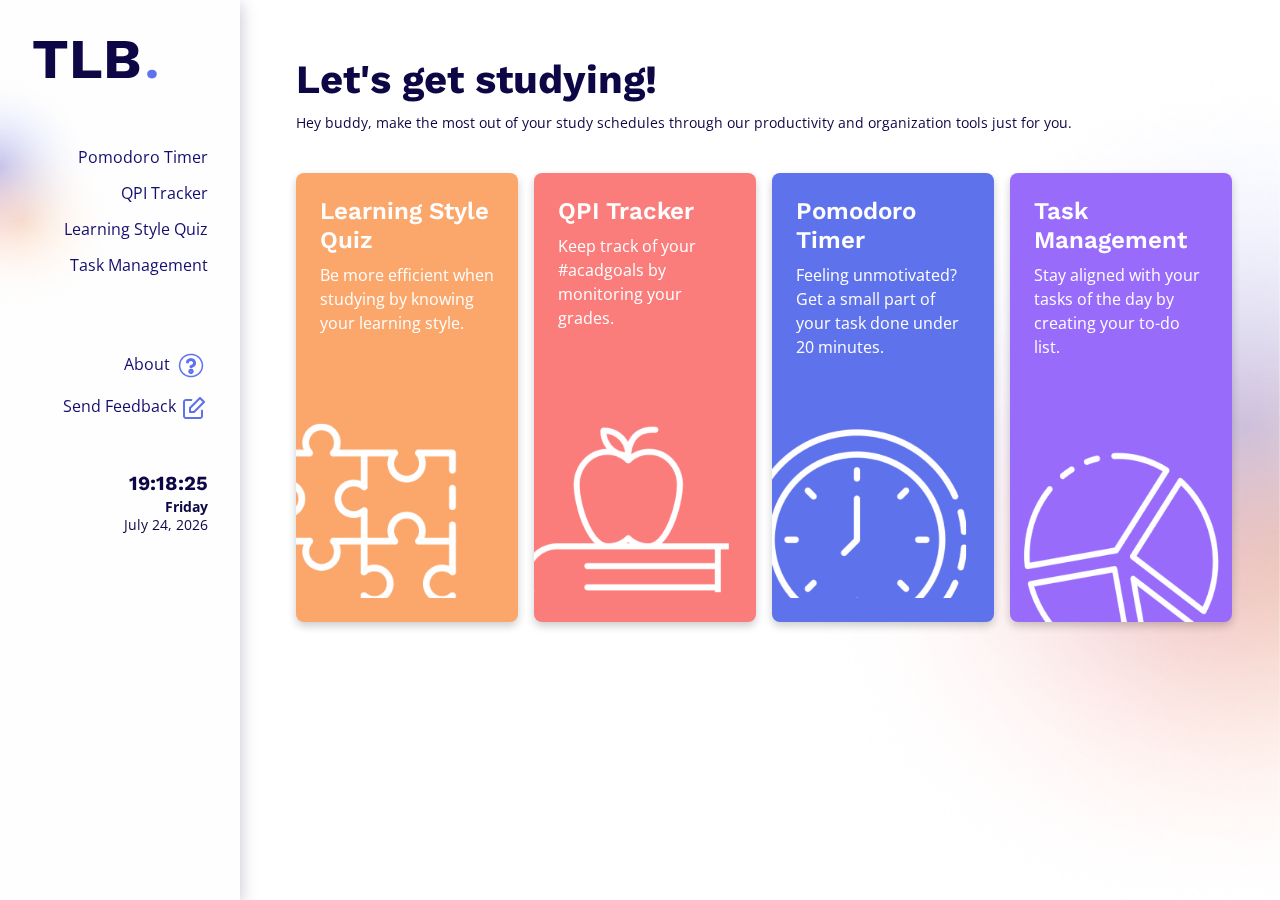
<file: index.html>
<!DOCTYPE html>
<html style='overflow-y: hidden !important;'>

<head>
    <!-- This code group references to the favicon and Google fonts used. -->
    <meta charset="utf-8">
    <meta name="viewport" content="width=device-width, initial-scale=1, shrink-to-fit=no">
    <link rel="stylesheet" href="https://maxcdn.bootstrapcdn.com/bootstrap/4.0.0/css/bootstrap.min.css"
        integrity="sha384-Gn5384xqQ1aoWXA+058RXPxPg6fy4IWvTNh0E263XmFcJlSAwiGgFAW/dAiS6JXm" crossorigin="anonymous">

    <!-- This group references to the favicons to be used when TLB is used on different devices. -->
    <link rel='apple-touch-icon' sizes='57x57' href='/favicon/apple-icon-57x57.png'>
    <link rel='apple-touch-icon' sizes='60x60' href='/favicon/apple-icon-60x60.png'>
    <link rel='apple-touch-icon' sizes='72x72' href='/favicon/apple-icon-72x72.png'>
    <link rel='apple-touch-icon' sizes='76x76' href='/favicon/apple-icon-76x76.png'>
    <link rel='apple-touch-icon' sizes='114x114' href='/favicon/apple-icon-114x114.png'>
    <link rel='apple-touch-icon' sizes='120x120' href='/favicon/apple-icon-120x120.png'>
    <link rel='apple-touch-icon' sizes='144x144' href='/favicon/apple-icon-144x144.png'>
    <link rel='apple-touch-icon' sizes='152x152' href='/favicon/apple-icon-152x152.png'>
    <link rel='apple-touch-icon' sizes='180x180' href='/favicon/apple-icon-180x180.png'>
    <link rel='icon' type='image/png' sizes='192x192' href='/favicon/android-icon-192x192.png'>
    <link rel='icon' type='image/png' sizes='32x32' href='/favicon/favicon-32x32.png'>
    <link rel='icon' type='image/png' sizes='96x96' href='/favicon/favicon-96x96.png'>
    <link rel='icon' type='image/png' sizes='16x16' href='/favicon/favicon-16x16.png'>
    <link rel='manifest' href='/favicon/manifest.json'>
    <meta name='msapplication-TileColor' content='#ffffff'>
    <meta name='msapplication-TileImage' content='/favicon/ms-icon-144x144.png'>
    <meta name='theme-color' content='#ffffff'>

    <!-- The following lines reference to the used Google fonts. -->
    <link rel="preconnect" href="https://fonts.gstatic.com">
    <link
        href="https://fonts.googleapis.com/css2?family=Alfa+Slab+One&family=Open+Sans:wght@400;700&family=Work+Sans:wght@300;600;700&display=swap"
        rel="stylesheet">

    <!-- This references style.css as the stylesheet to be used for this page. -->
    <link href="style.css" rel="stylesheet">

    <!-- This code is based from a w3schools.com tutorial and has been modified to meet the required content for TLB -->
    <script>
        function startTime() {
            const month = ["January", "February", "March", "April", "May", "June", "July", "August", "September", "October", "November", "December"];
            const weekday = ["Sunday", "Monday", "Tuesday", "Wednesday", "Thursday", "Friday", "Saturday"];
            var today = new Date();
            var d = today.getDate();
            var y = today.getFullYear();
            var h = today.getHours();
            var m = today.getMinutes();
            var s = today.getSeconds();
            m = checkTime(m);
            s = checkTime(s);
            document.getElementById('time').innerHTML =
                h + ":" + m + ":" + s;
            document.getElementById('day').innerHTML = weekday[today.getDay()];
            document.getElementById('date').innerHTML = month[today.getMonth()] + " " + d + ", " + y;
            var t = setTimeout(startTime, 500);
        }

        function checkTime(i) {
            if (i < 10) { i = "0" + i };  // add zero in front of numbers < 10
            return i;
        }
    </script>

    <title>Home— The Learning Buddy</title>
</head>

<body onload='startTime()'>

    <!-- This code group contains the side navigation options. -->
    <div id='side-nav'>
        <div id='logo-full'>
            <a href='index.html' style='padding-left: 0;'>
                <h2 id='logo'>TLB</h2>
                <h2 id='logo-dot'>.</h2>
            </a>
        </div>
        <img src='resources/nav-radial.png' id='nav-accent' style='z-index: -999;'>

        <div id='upper-side-nav'>
            <div id='side-nav-option'>
                <a href='pomodorotimer.html'>Pomodoro Timer</a>
            </div>
            <div id='side-nav-option'>
                <a href='qpitracker.html'>QPI Tracker</a>
            </div>
            <div id='side-nav-option'>
                <a href='learningstylequiz.html'>Learning Style Quiz</a>
            </div>
            <div id='side-nav-option'>
                <a href='taskmanagement.html'>Task Management</a>
            </div>
        </div>
        <div id='lower-side-nav'>
            <div id='side-nav-option'>
                <a href='about.html'>About <img src='resources/help-circle.png'></a>
            </div>
            <div id='side-nav-option'>
                <a href='feedback.html'>Send Feedback <img src='resources/edit.png'></a>
            </div>
            <!-- <div id='side-nav-option'>
                <a href='#'>Settings <img src='resources/settings.png'></a>
            </div> -->
            <!-- <div id='side-nav-option'>
                <a href='#'>Sign Out <img src='resources/log-out.png'></a>
            </div> -->
            <div id='date-time'>
                <div id='time'>time</div>
                <p id='day' style='font-weight: bold;'>day</p>
                <p id='date'></p>
            </div>
        </div>
    </div>

    <!-- This code group contains the main content of the homepage. -->
    <div id='main'>
        <h1 id='banner-home'>Let's get studying!</h1>
        <p>Hey buddy, make the most out of your study schedules through our productivity and organization tools just for
            you. </p>
            <br>
        <div id='tools'>

            <!-- This is the card for the learning style quiz. -->
            <div id='tool-card' style='background-color: #FBA76B;'>
                <a href='learningstylequiz.html'>
                    <div id='card-content'>
                        <h4>Learning Style Quiz</h4>
                        <p id='card-detail'>Be more efficient when studying by knowing your learning style. </p>
                            <br><br><br>
                        <img src='/resources/lsq-card.png' style='width: 100%;'>
                    </div>
                </a>
            </div>

            <!-- This is the card for the QPI tracker. -->

            <div id='tool-card' style='background-color: #FA7D7C;'>
                <a href='qpitracker.html'>
                <div id='card-content'>
                    <h4>QPI Tracker</h4>
                    <p id='card-detail'>Keep track of your #acadgoals by monitoring your grades.</p>
                    <br><br><br>
                    <img src='/resources/qpi-card.png' style='width: 100%;'>
                </div>
                </a>
            </div>

            <!-- </div> -->

            <!-- This is the card for the pomodoro timer. -->

            <div id='tool-card' style='background-color: #5E72EB;'>
                <a href='pomodorotimer.html'>
                <div id='card-content'>
                    <h4>Pomodoro Timer</h4>
                    <p id='card-detail'>Feeling unmotivated? Get a small part of your task done under 20 minutes.</p>
                    <br><br>
                    <img src='/resources/clock-card.png' style='width: 100%;'>
                </div>
                </a>
            </div>


            <!-- This is the card for the pomodoro timer. -->

            <div id='tool-card' style='background-color: #996BFB;'>
                <a href='taskmanagement.html'>
                <div id='card-content'>
                    <h4>Task Management</h4>
                    <p id='card-detail'>Stay aligned with your tasks of the day by creating your to-do list.</p>
                    <br><br><br>
                    <img src='/resources/task-card.png' style='width: 100%; bottom: 0 !important;'>
                </div>
                </a>
            </div>


            <!-- <a href='taskmanagement.html'>
            <div id='taskman-card' style='background-color: #996BFB;'>
                <div id='card-content' class='row' style='padding-top: 0;'>
                    <div class='col' style='padding-top: 24px;'>
                    <h4>Task Management</h4>
                    <p id='card-detail'>Stay aligned with your tasks of the day by creating a to-do list.</p>
                </div>
                <div class='col'>
                    <img src='/resources/task-card.png' style='width: 50%;'>
                </div>
                </div>
            </div>
        </a> -->


        </div>
    </div>
    <!-- <div id="bottom-card" style='margin-right: 360px !important'>
        <a href='taskmanagement.html'>
            <div id='taskman-card' style='background-color: #996BFB;'>
                <div id='card-content' class='row' style='padding-top: 0;'>
                    <div class='col' style='padding-top: 24px;'>
                    <h4>Task Management</h4>
                    <p id='card-detail'>Stay aligned with your tasks of the day by creating a to-do list.</p>
                </div>
                <div class='col'>
                    <img src='/resources/task-card.png' style='width: 50%;'>
                </div>
                </div>
            </div>
        </a>
    </div> -->



    <!-- This code group contains the account, time, and to-do list divs for the right panel. -->
    <!-- <div id='right-side-panel'>
        <div id='account-name'>
            <p id='account-name'></p>
            <p id='account-email'></p>
        </div>
        <br><br>
        <div id='date-time'>
            <div id='time'>time</div>
            <p id='day' style='font-weight: bold;'>day</p>
            <p id='date'></p>
        </div>
    </div> -->

    <!-- The following lines are used in the Bootstrap implementation. -->
    <script src="https://code.jquery.com/jquery-3.2.1.slim.min.js"
        integrity="sha384-KJ3o2DKtIkvYIK3UENzmM7KCkRr/rE9/Qpg6aAZGJwFDMVNA/GpGFF93hXpG5KkN"
        crossorigin="anonymous"></script>
    <script src="https://cdnjs.cloudflare.com/ajax/libs/popper.js/1.12.9/umd/popper.min.js"
        integrity="sha384-ApNbgh9B+Y1QKtv3Rn7W3mgPxhU9K/ScQsAP7hUibX39j7fakFPskvXusvfa0b4Q"
        crossorigin="anonymous"></script>
    <script src="https://maxcdn.bootstrapcdn.com/bootstrap/4.0.0/js/bootstrap.min.js"
        integrity="sha384-JZR6Spejh4U02d8jOt6vLEHfe/JQGiRRSQQxSfFWpi1MquVdAyjUar5+76PVCmYl"
        crossorigin="anonymous"></script>

    <img src='resources/main-radial.png' id='main-radial'>
</body>

</html>
</file>
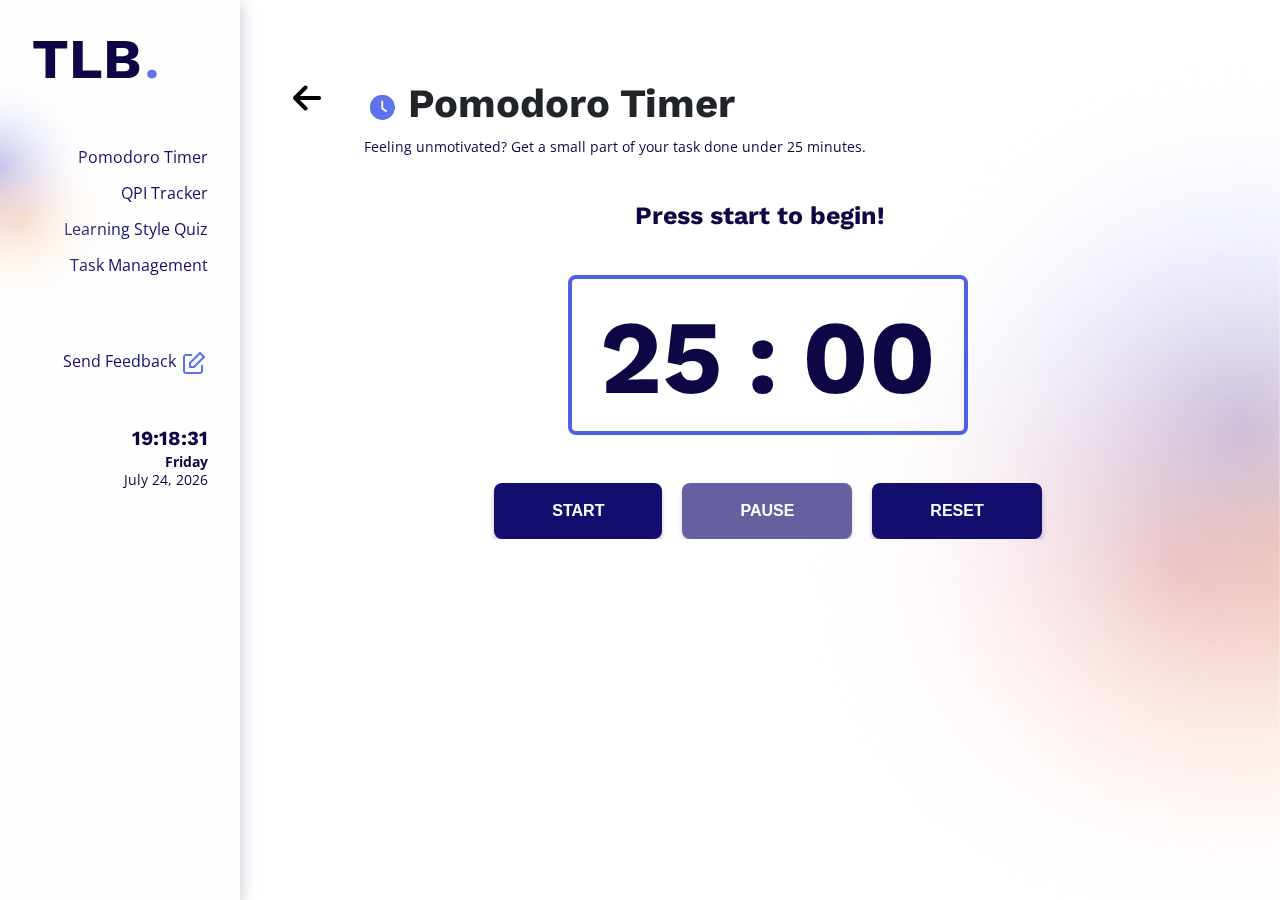
<file: pomodorotimer.html>
<!DOCTYPE html>
<html>

<head>
    <!-- This references to style.css as this html page's stylesheet. -->
    <link href="style.css" rel="stylesheet">
    <link rel="stylesheet" href="https://maxcdn.bootstrapcdn.com/bootstrap/4.0.0/css/bootstrap.min.css"
        integrity="sha384-Gn5384xqQ1aoWXA+058RXPxPg6fy4IWvTNh0E263XmFcJlSAwiGgFAW/dAiS6JXm" crossorigin="anonymous">

    <!-- This group references to the favicons to be used when TLB is used on different devices. -->
    <link rel='apple-touch-icon' sizes='57x57' href='/favicon/apple-icon-57x57.png'>
    <link rel='apple-touch-icon' sizes='60x60' href='/favicon/apple-icon-60x60.png'>
    <link rel='apple-touch-icon' sizes='72x72' href='/favicon/apple-icon-72x72.png'>
    <link rel='apple-touch-icon' sizes='76x76' href='/favicon/apple-icon-76x76.png'>
    <link rel='apple-touch-icon' sizes='114x114' href='/favicon/apple-icon-114x114.png'>
    <link rel='apple-touch-icon' sizes='120x120' href='/favicon/apple-icon-120x120.png'>
    <link rel='apple-touch-icon' sizes='144x144' href='/favicon/apple-icon-144x144.png'>
    <link rel='apple-touch-icon' sizes='152x152' href='/favicon/apple-icon-152x152.png'>
    <link rel='apple-touch-icon' sizes='180x180' href='/favicon/apple-icon-180x180.png'>
    <link rel='icon' type='image/png' sizes='192x192' href='/favicon/android-icon-192x192.png'>
    <link rel='icon' type='image/png' sizes='32x32' href='/favicon/favicon-32x32.png'>
    <link rel='icon' type='image/png' sizes='96x96' href='/favicon/favicon-96x96.png'>
    <link rel='icon' type='image/png' sizes='16x16' href='/favicon/favicon-16x16.png'>
    <link rel='manifest' href='/favicon/manifest.json'>
    <meta name='msapplication-TileColor' content='#ffffff'>
    <meta name='msapplication-TileImage' content='/favicon/ms-icon-144x144.png'>
    <meta name='theme-color' content='#ffffff'>

    <!-- The following lines reference to the used Google fonts. -->
    <link rel="preconnect" href="https://fonts.gstatic.com">
    <link
        href="https://fonts.googleapis.com/css2?family=Alfa+Slab+One&family=Open+Sans:wght@400;700&family=Work+Sans:wght@300;600;700&display=swap"
        rel="stylesheet">

    <!-- This code is based from a w3schools.com tutorial and has been modified to meet the required content for TLB -->
    <script>
        function startTime() {
            const month = ["January", "February", "March", "April", "May", "June", "July", "August", "September", "October", "November", "December"];
            const weekday = ["Sunday", "Monday", "Tuesday", "Wednesday", "Thursday", "Friday", "Saturday"];
            var today = new Date();
            var d = today.getDate();
            var y = today.getFullYear();
            var h = today.getHours();
            var m = today.getMinutes();
            var s = today.getSeconds();
            m = checkTime(m);
            s = checkTime(s);
            document.getElementById('time').innerHTML =
                h + ":" + m + ":" + s;
            document.getElementById('day').innerHTML = weekday[today.getDay()];
            document.getElementById('date').innerHTML = month[today.getMonth()] + " " + d + ", " + y;
            var t = setTimeout(startTime, 500);
        }

        function checkTime(i) {
            if (i < 10) { i = "0" + i };  // add zero in front of numbers < 10
            return i;
        }
    </script>

    <title>Pomodoro Timer– The Learning Buddy</title>
</head>

<body onload='startTime()'>

    <!-- This code group contains the side navigation options. -->
    <div id='side-nav'>
        <div id='logo-full'>
            <a href='index.html' style='padding-left: 0;'>
                <h2 id='logo'>TLB</h2>
                <h2 id='logo-dot'>.</h2>
            </a>
        </div>
        <img src='resources/nav-radial.png' id='nav-accent'>
        <div id='upper-side-nav'>
            <div id='side-nav-option'>
                <a href='pomodorotimer.html'>Pomodoro Timer</a>
            </div>
            <div id='side-nav-option'>
                <a href='qpitracker.html'>QPI Tracker</a>
            </div>
            <div id='side-nav-option'>
                <a href='learningstylequiz.html'>Learning Style Quiz</a>
            </div>
            <div id='side-nav-option'>
                <a href='taskmanagement.html'>Task Management</a>
            </div>
        </div>
        <div id='lower-side-nav'>
            <!-- <div id='side-nav-option'>
                <a href='#'>Help <img src='resources/help-circle.png'></a>
            </div> -->
            <div id='side-nav-option'>
                <a href='feedback.html'>Send Feedback <img src='resources/edit.png'></a>
            </div>
            <!-- <div id='side-nav-option'>
                <a href='#'>Settings <img src='resources/settings.png'></a>
            </div>
            <div id='side-nav-option'>
                <a href='#'>Sign Out <img src='resources/log-out.png'></a>
            </div> -->
            <div id='date-time'>
                <div id='time'>time</div>
                <p id='day' style='font-weight: bold;'>day</p>
                <p id='date'></p>
            </div>
        </div>
    </div>

    <div id='main-feature'>
        <div class='feature-heading'>
            <div class='row'>
                <div class='col-0.5'>
                    <a href='/index.html'><img src='resources/arrow-left.png' style='padding:0; margin-left: 32px;'></a>
                    <br><br>
                </div>
    
                <div class='col-11'>
                    <h1><img src='resources/clock.png' style='width: 5%; padding-right: 8px;'>Pomodoro Timer</h1>
                    <p>Feeling unmotivated? Get a small part of your task done under 25 minutes.</p>
                    <br>
                </div>
            </div>
        </div>

        <p id="pomodoroCaption"> Press start to begin! </p>

        <br>

        <div id="pomodoroTimerContainer">
            <div id="pomodoroMainTimer">
                <p id="minutes"> 25 </p>
                <p id="semicolon">:</p>
                <p id="seconds"> 00 </p>
                <!--p id="cycles"> 0 </p-->
            </div>
        </div>

        <br><br>

        <div id=pomodoroButtonContainer>
            <div id=pomodoroButtons>
                <button id="start" class="btn"><b>Start</b></button>
                <button id="pause" class="btn"><b>Pause</b></button>
                <button id="reset" class="btn"><b>Reset</b></button>
            </div>
        </div>

        <script src="pomodorotimerfunctionality.js"></script>
        <img src='resources/main-radial.png' id='main-radial'>
    </div>

</body>

</html>
</file>
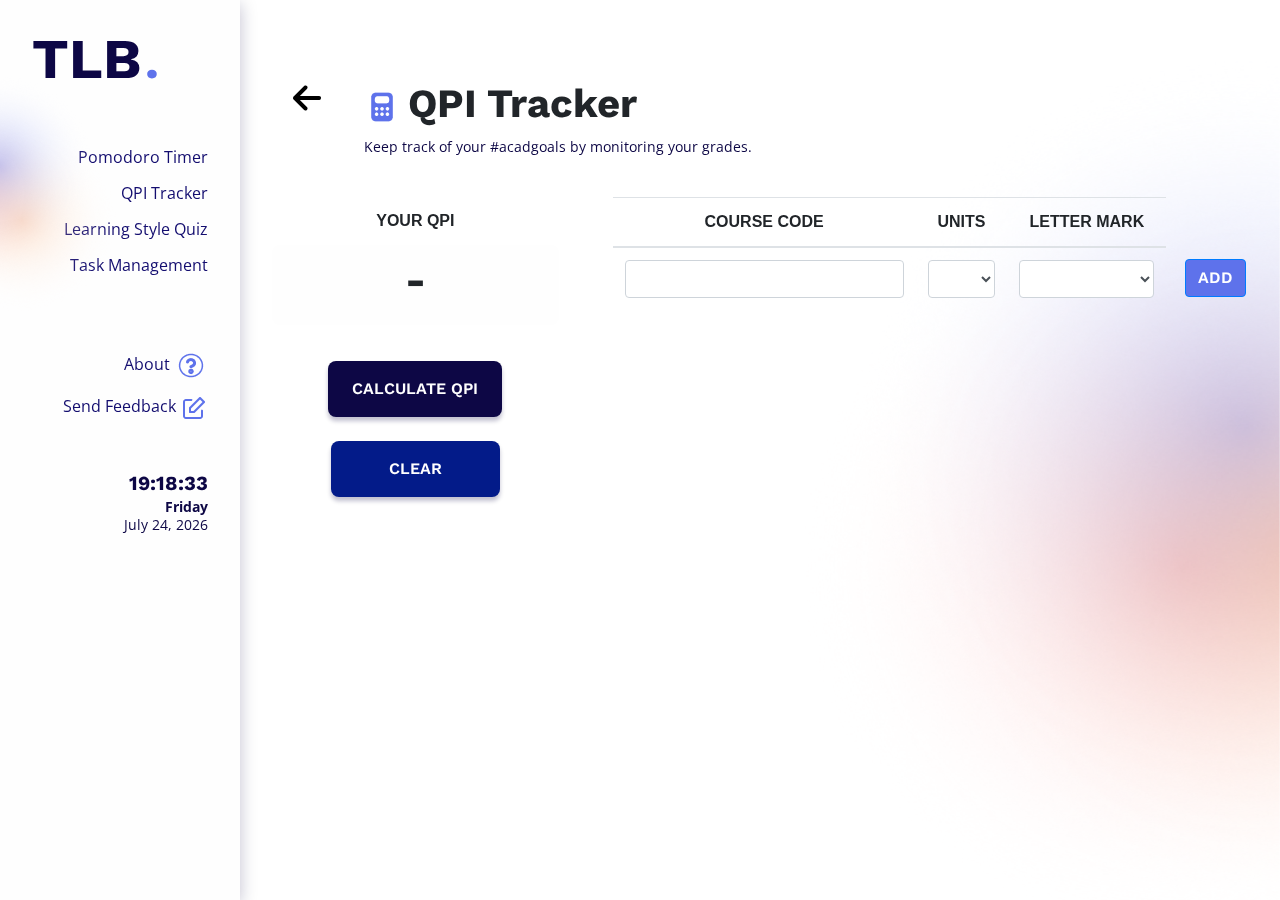
<file: qpitracker.html>
<!-- Sourced from: https://www.youtube.com/watch?v=oEm_POQszcg  -->

<!DOCTYPE html>
<html lang="en">

<head>
    <!-- This references to style.css as this html page's stylesheet. -->
    <link href="style.css" rel="stylesheet">
    <link rel="stylesheet" href="https://maxcdn.bootstrapcdn.com/bootstrap/4.0.0/css/bootstrap.min.css"
        integrity="sha384-Gn5384xqQ1aoWXA+058RXPxPg6fy4IWvTNh0E263XmFcJlSAwiGgFAW/dAiS6JXm" crossorigin="anonymous">

    <!-- This group references to the favicons to be used when TLB is used on different devices. -->
    <link rel='apple-touch-icon' sizes='57x57' href='/favicon/apple-icon-57x57.png'>
    <link rel='apple-touch-icon' sizes='60x60' href='/favicon/apple-icon-60x60.png'>
    <link rel='apple-touch-icon' sizes='72x72' href='/favicon/apple-icon-72x72.png'>
    <link rel='apple-touch-icon' sizes='76x76' href='/favicon/apple-icon-76x76.png'>
    <link rel='apple-touch-icon' sizes='114x114' href='/favicon/apple-icon-114x114.png'>
    <link rel='apple-touch-icon' sizes='120x120' href='/favicon/apple-icon-120x120.png'>
    <link rel='apple-touch-icon' sizes='144x144' href='/favicon/apple-icon-144x144.png'>
    <link rel='apple-touch-icon' sizes='152x152' href='/favicon/apple-icon-152x152.png'>
    <link rel='apple-touch-icon' sizes='180x180' href='/favicon/apple-icon-180x180.png'>
    <link rel='icon' type='image/png' sizes='192x192' href='/favicon/android-icon-192x192.png'>
    <link rel='icon' type='image/png' sizes='32x32' href='/favicon/favicon-32x32.png'>
    <link rel='icon' type='image/png' sizes='96x96' href='/favicon/favicon-96x96.png'>
    <link rel='icon' type='image/png' sizes='16x16' href='/favicon/favicon-16x16.png'>
    <link rel='manifest' href='/favicon/manifest.json'>
    <meta name='msapplication-TileColor' content='#ffffff'>
    <meta name='msapplication-TileImage' content='/favicon/ms-icon-144x144.png'>
    <meta name='theme-color' content='#ffffff'>

    <!-- The following lines reference to the used Google fonts. -->
    <link rel="preconnect" href="https://fonts.gstatic.com">
    <link
        href="https://fonts.googleapis.com/css2?family=Alfa+Slab+One&family=Open+Sans:wght@400;700&family=Work+Sans:wght@300;600;700&display=swap"
        rel="stylesheet">


    <!-- This references to the javaScript files used in this html page. -->
    <script defer src="qpitracker.js"></script>

    <!-- This code is based from a w3schools.com tutorial and has been modified to meet the required content for TLB -->
    <script>
        function startTime() {
            const month = ["January", "February", "March", "April", "May", "June", "July", "August", "September", "October", "November", "December"];
            const weekday = ["Sunday", "Monday", "Tuesday", "Wednesday", "Thursday", "Friday", "Saturday"];
            var today = new Date();
            var d = today.getDate();
            var y = today.getFullYear();
            var h = today.getHours();
            var m = today.getMinutes();
            var s = today.getSeconds();
            m = checkTime(m);
            s = checkTime(s);
            document.getElementById('time').innerHTML =
                h + ":" + m + ":" + s;
            document.getElementById('day').innerHTML = weekday[today.getDay()];
            document.getElementById('date').innerHTML = month[today.getMonth()] + " " + d + ", " + y;
            var t = setTimeout(startTime, 500);
        }

        function checkTime(i) {
            if (i < 10) { i = "0" + i };  // add zero in front of numbers < 10
            return i;
        }
    </script>

    <title>QPI Tracker– The Learning Buddy</title>
</head>

<body onload='startTime()'>

    <!-- This code group contains the side navigation options. -->
    <div id='side-nav'>
        <div id='logo-full'>
            <a href='index.html' style='padding-left: 0;'>
                <h2 id='logo'>TLB</h2>
                <h2 id='logo-dot'>.</h2>
            </a>
        </div>
        <img src='resources/nav-radial.png' id='nav-accent'>
        <div id='upper-side-nav'>
            <div id='side-nav-option'>
                <a href='pomodorotimer.html'>Pomodoro Timer</a>
            </div>
            <div id='side-nav-option'>
                <a href='qpitracker.html'>QPI Tracker</a>
            </div>
            <div id='side-nav-option'>
                <a href='learningstylequiz.html'>Learning Style Quiz</a>
            </div>
            <div id='side-nav-option'>
                <a href='taskmanagement.html'>Task Management</a>
            </div>
        </div>
        <div id='lower-side-nav'>
            <div id='side-nav-option'>
                <a href='about.html'>About <img src='resources/help-circle.png'></a>
            </div>
            <div id='side-nav-option'>
                <a href='feedback.html'>Send Feedback <img src='resources/edit.png'></a>
            </div>
            <!-- <div id='side-nav-option'>
                <a href='#'>Settings <img src='resources/settings.png'></a>
            </div>
            <div id='side-nav-option'>
                <a href='#'>Sign Out <img src='resources/log-out.png'></a>
            </div> -->
            <div id='date-time'>
                <div id='time'>time</div>
                <p id='day' style='font-weight: bold;'>day</p>
                <p id='date'></p>
            </div>
        </div>
    </div>

    <!-- This code group contains the feature heading and details for the QPI Tracker. -->
    <div id='main-feature'>
        <div class='feature-heading'>
            <div class='row'>
                <div class='col-0.5'>
                    <a href='/index.html'><img src='resources/arrow-left.png' style='padding:0; margin-left: 32px;'></a>
                    <br><br>
                </div>

                <div class='col-11'>
                    <h1><img src='resources/calc.png' style='width: 5%; padding-right: 8px;'>QPI Tracker</h1>
                    <p>Keep track of your #acadgoals by monitoring your grades.</p>
                    <br>
                </div>
            </div>
        </div>
            <div class='row'>
                <div class='col-4'>
                    <div style="float: center;margin-right:24px; text-align: center;">
                        <table id="qpiresults" class="table" cellspacing="0" cellpadding="0">
                            <thead>
                                <tr>
                                    <th id="buttonborder">YOUR QPI</th>
                                </tr>
                                <tr style=" text-align: center;">
                                        <td id="tfoot" style='font-size:72px !important; align-content: center;' class='qpi-holder'>
                                        <h1 id='placeholder' style='padding: 0 !important'>-</h1>
                                        </td>
                                </tr>
                                <tr>
                                    <td id="buttonborder">
                                        <div class="col justify-content-center">
                                            <input id="calc-QPI" class="calculate-button-success display-none" type="button"
                                                value="CALCULATE QPI">
                                        </div>
                                    </td>
                                </tr>
                                <tr>
                                    <td id="buttonborder">
                                        <div class="col justify-content-center">
                                            <input id="clear" class="clear-button" type="button" value="CLEAR">
                                        </div>
                                    </td>
                                </tr>
                            </thead>
                        </table>
                    </div>
                </div>

                <div class='col'>
                    <table id="table" class="table">
                        <thead id="buttonborder">
                            <tr>
                                <th>COURSE CODE</th>
                                <th>UNITS</th>
                                <th>LETTER MARK</th>
                            </tr>
                            <tr>
                                <td>
                                    <div class="form-row">
                                        <div class="col">
                                            <input id="course-code" class="form-control" type="text">
                                        </div>
                                    </div>
                                </td>
                                <td>
                                    <div class="form-row">
                                        <div class="col">
                                            <!--<input id="number-of-units" class="form-control" type="number" min="1"
                                                max="6">-->
                                                <select id="number-of-units" class="form-control">
                                                    <option value=""></option>
                                                    <option value="1">1</option>
                                                    <option value="2">2</option>
                                                    <option value="3">3</option>
                                                    <option value="4">4</option>
                                                    <option value="5">5</option>
                                                    <option value="6">6</option>
                                                </select>
                                        </div>
                                    </div>
                                </td>
                                <td>
                                    <div class="form-row">
                                        <div class="col">
                                            <select id="letter-mark" class="form-control">
                                                <option value=""></option>
                                                <option value="4.0">A</option>
                                                <option value="3.5">B+</option>
                                                <option value="3.0">B</option>
                                                <option value="2.5">C+</option>
                                                <option value="2.0">C</option>
                                                <option value="1.0">D</option>
                                                <option value="0.0">F</option>
                                                <option value="0.0">W</option>
                                            </select>
                                        </div>
                                    </div>
                                </td>
                                <td id="buttonborder">
                                    <div class="form-row">
                                        <div class="col">
                                            <input id="add" class="btn btn-primary" type="button" value="ADD">
                                        </div>
                                    </div>
                                </td>
                            </tr>
                        </thead>
                        <tbody id="tbody">
                        </tbody>
                        <!--<tfoot id="tfoot">

            </tfoot> -->
                    </table>
                </div>
                
            </div>
        <script src="qpitracker.js"></script>
        <img src='resources/main-radial.png' id='main-radial'>
</body>

</html>
</file>
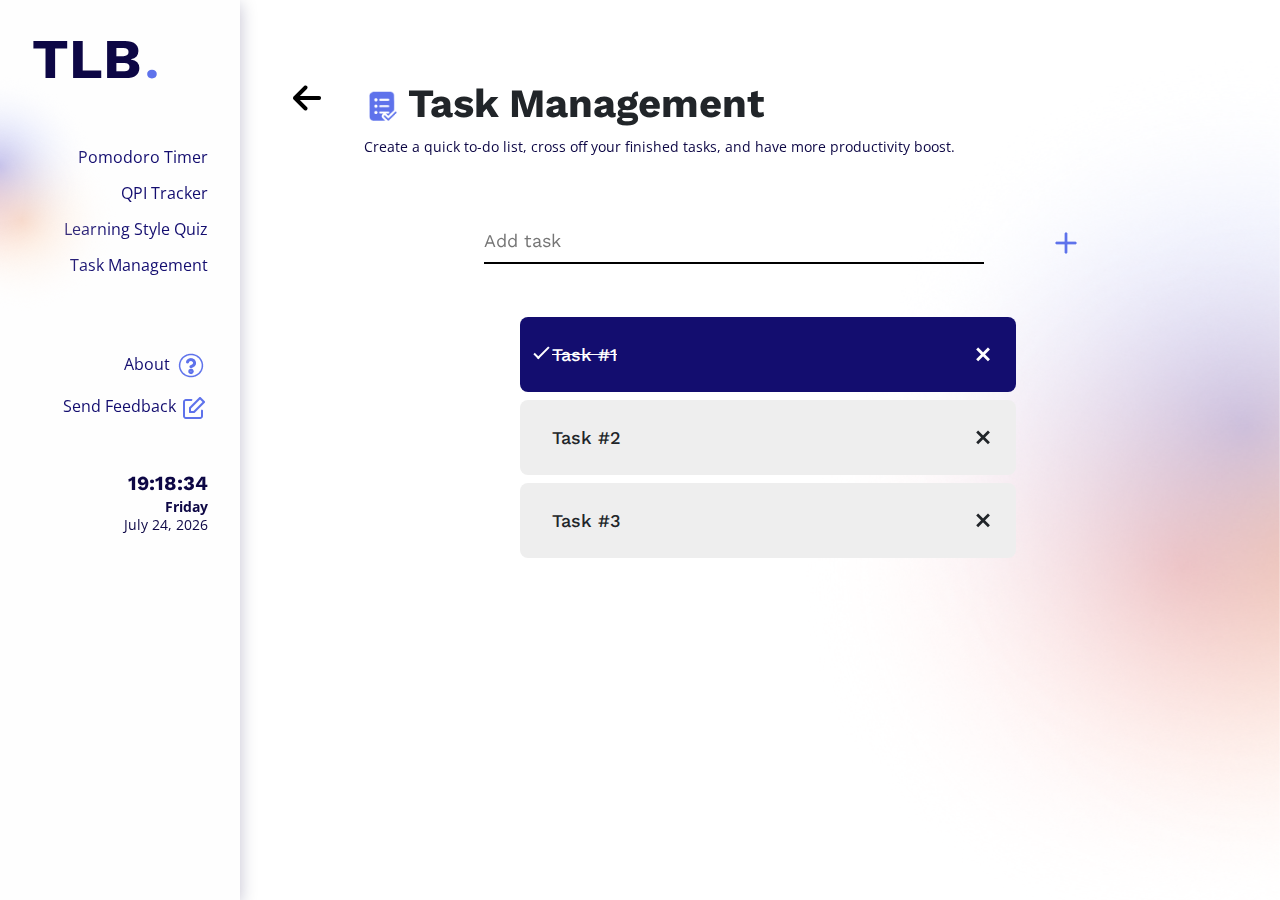
<file: taskmanagement.html>
<!-- https://www.w3schools.com/howto/howto_js_todolist.asp -->

<!DOCTYPE html>
<html>

<head>
    <!-- This references to style.css as this html page's stylesheet. -->
    <link href="style.css" rel="stylesheet">
    <meta charset="utf-8">
    <meta name="viewport" content="width=device-width, initial-scale=1, shrink-to-fit=no">
    <link rel="stylesheet" href="https://maxcdn.bootstrapcdn.com/bootstrap/4.0.0/css/bootstrap.min.css"
        integrity="sha384-Gn5384xqQ1aoWXA+058RXPxPg6fy4IWvTNh0E263XmFcJlSAwiGgFAW/dAiS6JXm" crossorigin="anonymous">
        
    <!-- This group references to the favicons to be used when TLB is used on different devices. -->
    <link rel='apple-touch-icon' sizes='57x57' href='/favicon/apple-icon-57x57.png'>
    <link rel='apple-touch-icon' sizes='60x60' href='/favicon/apple-icon-60x60.png'>
    <link rel='apple-touch-icon' sizes='72x72' href='/favicon/apple-icon-72x72.png'>
    <link rel='apple-touch-icon' sizes='76x76' href='/favicon/apple-icon-76x76.png'>
    <link rel='apple-touch-icon' sizes='114x114' href='/favicon/apple-icon-114x114.png'>
    <link rel='apple-touch-icon' sizes='120x120' href='/favicon/apple-icon-120x120.png'>
    <link rel='apple-touch-icon' sizes='144x144' href='/favicon/apple-icon-144x144.png'>
    <link rel='apple-touch-icon' sizes='152x152' href='/favicon/apple-icon-152x152.png'>
    <link rel='apple-touch-icon' sizes='180x180' href='/favicon/apple-icon-180x180.png'>
    <link rel='icon' type='image/png' sizes='192x192' href='/favicon/android-icon-192x192.png'>
    <link rel='icon' type='image/png' sizes='32x32' href='/favicon/favicon-32x32.png'>
    <link rel='icon' type='image/png' sizes='96x96' href='/favicon/favicon-96x96.png'>
    <link rel='icon' type='image/png' sizes='16x16' href='/favicon/favicon-16x16.png'>
    <link rel='manifest' href='/favicon/manifest.json'>
    <meta name='msapplication-TileColor' content='#ffffff'>
    <meta name='msapplication-TileImage' content='/favicon/ms-icon-144x144.png'>
    <meta name='theme-color' content='#ffffff'>
    <!-- The following lines reference to the used Google fonts. -->
    <link rel="preconnect" href="https://fonts.gstatic.com">
    <link
        href="https://fonts.googleapis.com/css2?family=Alfa+Slab+One&family=Open+Sans:wght@400;700&family=Work+Sans:wght@300;600;700&display=swap"
        rel="stylesheet">

    <!-- This code is based from a w3schools.com tutorial and has been modified to meet the required content for TLB -->
    <script>
        function startTime() {
            const month = ["January", "February", "March", "April", "May", "June", "July", "August", "September", "October", "November", "December"];
            const weekday = ["Sunday", "Monday", "Tuesday", "Wednesday", "Thursday", "Friday", "Saturday"];
            var today = new Date();
            var d = today.getDate();
            var y = today.getFullYear();
            var h = today.getHours();
            var m = today.getMinutes();
            var s = today.getSeconds();
            m = checkTime(m);
            s = checkTime(s);
            document.getElementById('time').innerHTML =
                h + ":" + m + ":" + s;
            document.getElementById('day').innerHTML = weekday[today.getDay()];
            document.getElementById('date').innerHTML = month[today.getMonth()] + " " + d + ", " + y;
            var t = setTimeout(startTime, 500);
        }

        function checkTime(i) {
            if (i < 10) { i = "0" + i };  // add zero in front of numbers < 10
            return i;
        }
    </script>

    <style>
        /* Style the input text field */
        input {
            text-align: left;
            border: 0;
            outline: 100;
            background: transparent;
            border-bottom: 2px solid black;
            width: 500px;
            margin: 30px;
            font-size: 18px;
            padding-bottom: 8px;
        }
    </style>
    <title>Task Management – The Learning Buddy</title>
</head>

<body onload='startTime()'>
    <!-- This code group contains the side navigation options. -->
    <div id='side-nav'>
        <div id='logo-full'>
            <a href='index.html' style='padding-left: 0;'>
                <h2 id='logo'>TLB</h2>
                <h2 id='logo-dot'>.</h2>
            </a>
        </div>
        <img src='resources/nav-radial.png' id='nav-accent'>
        <div id='upper-side-nav'>
            <div id='side-nav-option'>
                <a href='pomodorotimer.html'>Pomodoro Timer</a>
            </div>
            <div id='side-nav-option'>
                <a href='qpitracker.html'>QPI Tracker</a>
            </div>
            <div id='side-nav-option'>
                <a href='learningstylequiz.html'>Learning Style Quiz</a>
            </div>
            <div id='side-nav-option'>
                <a href='taskmanagement.html'>Task Management</a>
            </div>
        </div>
        <div id='lower-side-nav'>
            <!-- <div id='side-nav-option'>
                <a href='#'>Help <img src='resources/help-circle.png'></a>
            </div> -->
            <div id='side-nav-option'>
                <a href='about.html'>About <img src='resources/help-circle.png'></a>
            </div>
            <div id='side-nav-option'>
                <a href='feedback.html'>Send Feedback <img src='resources/edit.png'></a>
            </div>
            <!-- <div id='side-nav-option'>
                <a href='#'>Settings <img src='resources/settings.png'></a>
            </div>
            <div id='side-nav-option'>
                <a href='#'>Sign Out <img src='resources/log-out.png'></a>
            </div> -->
            <div id='date-time'>
                <div id='time'>time</div>
                <p id='day' style='font-weight: bold;'>day</p>
                <p id='date'></p>
            </div>
        </div>
    </div>

    <div id='main-feature'>
        <div class='feature-heading'>
            <div class='row'>
                <div class='col-0.5'>
                    <a href='/index.html'><img src='resources/arrow-left.png' style='padding:0; margin-left: 32px;'></a>
                    <br><br>
                </div>

                <div class='col-11'>
                    <h1><img src='resources/todolist.png' style='width: 5%; padding-right: 8px;'>Task Management</h1>
                    <p>Create a quick to-do list, cross off your finished tasks, and have more productivity boost.</p>
                    <br>
                </div>
            </div>
        </div>

        <style>
            .container {
                height: 120px;
                text-align: center;
            }
        </style>

        <div class="container">
            <input id="todoinput" class="todoinput" type="text" placeholder="Add task"
                style="font-family: 'Work Sans' !important">
            <img src='resources/plus.png' style='padding:0; margin-left: 32px;' onclick="addTask()" id="addbtn">
            <!-- <button id="addbtn" onclick="addTask()" class="addbutton">+</button> -->
        </div>


        <ul id="list" style="font-family: 'Work Sans' !important; font-weight: 500;">
            <li class="checked">Task #1</li>
            <li>Task #2</li>
            <li>Task #3</li>
        </ul>
        <img src='resources/main-radial.png' id='main-radial'>
        <script src="taskman.js"></script>
</body>
</file>
<file: style.css>
* {
    box-sizing: border-box;
    margin: 0;
    padding: 0;
    display: center;
}

html {
    /* overflow-y: hidden; */
    overflow-x: hidden !important;
}

#logo-full {
    padding-top: 0px;
}

#logo {
    font-family: 'Work Sans' !important;
    font-weight: bold !important;
    color: #0D0745;
    padding: 6px 0px 6px 32px;
    display: inline;
    margin: 0;
    font-size: 56px;
}

#logo-dot {
    font-family: 'Alfa Slab One';
    display: inline;
    margin: 0;
    padding: 0;
    color: #5E72EB;
    font-size: 48px;
}

a {
    font-size: 16px !important;
    display: inline;
    font-family: 'Open Sans';
    color: #0D0745;
}

a:hover {
    text-decoration: none;
}

img {
    display: inline;
}

h1 {
    font-family: 'Work Sans' !important;
    font-weight: bold !important;
    color: #0D0745;
    padding-left: 24px;
}

h2 {
    font-family: 'Work Sans' !important;
    font-weight: bold !important;
    color: #0D0745;
    padding: 6px 0px 6px 32px;
    display: inline;
    margin: 0;
    font-size: 56px;
}

h5 {
    font-family: 'Work Sans' !important;
    font-weight: bold !important;
    color: #4D62E2;
    padding-left: 24px;
}

h4 {
    font-family: 'Work Sans' !important;
    font-weight: 600 !important;
    padding-left: 24px;
    padding-right: 24px;
}

p {
    font-family: 'Open Sans';
    font-size: 14px;
    padding-left: 24px;
    color: #0D0745;
}

#side-nav {
    height: 100%;
    width: 240px;
    position: fixed;
    z-index: 1;
    top: 0;
    left: 0;
    background-color: #FEFEFE;
    overflow-x: hidden;
    padding-top: 20px;
    box-shadow: 0px 4px 16px rgba(13, 7, 69, 0.25);
}

#side-nav a {
    padding: 6px 32px 6px 32px;
    text-decoration: none;
    font-size: 25px;
    color: #130D6F;
    display: block;
}

#side-nav a:hover {
    color: #5E72EB;
}

#nav-accent {
    position: absolute;
    width: 50%;
    left: 0%;
    right: 26.15%;
    top: 8.27%;
    bottom: 58.65%;
    z-index: 9999;
}

#lower-side-nav {
    padding-top: 60px;
    text-align: right;
}

#upper-side-nav {
    padding-top: 40px;
    text-align: right;
}

#main {
    margin-left: 240px !important;
    /* width: 800px; */
    padding: 56px 32px;
    /* bottom: 50% !important; */
}

#main-feature {
    margin-left: 240px;
    width: 80%;
    padding-left: 32px;
    margin-right: 24px;
    padding-top: 80px;
    overflow-x: hidden;
}

#tools {
    display: flex;
    justify-content: space-between;
    padding-left: 24px;
}

#tool-card {
    box-shadow: 0 4px 8px 0 rgba(0, 0, 0, 0.2);
    transition: 0.3s;
    width: 3200px;
    margin: 0 i !important;
    border-radius: 8px;
    margin-right: 16px;
}

#tool-card:hover {
    box-shadow: 0 8px 16px 0 rgba(0, 0, 0, 0.2);
    transform: translateY(-10px);
}

#bottom-card {
    width: 680px;
    height: 10px;
    margin-left: 420px;
    padding-left: 32;
    padding-top: 25px;
    padding-bottom: 64px;
}

#taskman-card {
    box-shadow: 0 4px 8px 0 rgba(0, 0, 0, 0.2);
    transition: 0.3s;
    width: 690px;
    height: 120px;
    margin: 0 i !important;
    border-radius: 8px;
    margin-right: 16px;
}

#taskman-card:hover {
    box-shadow: 0 8px 16px 0 rgba(0, 0, 0, 0.2);
    transform: translateY(-10px);
}

#taskman-content {
    padding: 30px 10px;
    color: #FEFEFE;
    font-family: 'Work Sans';
    font-weight: semibold;
    font-size: 24px !important;
    text-decoration: none !important;
}

#taskman-detail {
    color: #FEFEFE;
    padding-right: 24px;
}

#card-content a {
    padding: 6px 16px;
    color: #FEFEFE;
    font-family: 'Work Sans';
    font-weight: semibold;
    font-size: 24px !important;
    text-decoration: none !important;
}

#card-content {
    padding-top: 24px;
    color: #FEFEFE;
    height: 100%;
}

#card-detail {
    color: #FEFEFE;
    padding-right: 24px;
    font-size: 16px !important;
}


#main-radial {
    min-height: 100%;
    min-width: 1024px;
    width: 100%;
    height: auto;
    position: fixed;
    top: 0;
    left: 0;
    z-index: -999;
}

@media screen and (min-width: 1600px) {
    #main-radial {
        left: 5%;
        z-index: -999;
    }

    #banner-home {
        font-size: 72px !important;
    }

    #main {
        padding-top: 90px;
    }
}

.hide {
    display: none;
}

#form-group {
    display: flex !important;
    justify-content: center !important;
    align-items: center !important;
}

#right-side-panel {
    height: 100%;
    width: 300px;
    position: fixed;
    z-index: 1;
    top: 0;
    right: 0;
    background-color: none;
    overflow-y: hidden;
    overflow-x: hidden;
    padding-top: 80px;
    padding-right: 60px;
}

#account-name {
    font-family: 'Work Sans';
    line-height: 0;
    font-weight: bold;
    text-align: right;
    color: #4D62E2;
}

#account-email {
    font-family: 'Work Sans';
    line-height: 0;
    font-weight: 300;
    text-align: right;
    color: #4D62E2;
}

#date-time {
    /* background-color: #eee; */
    text-align: right;
    border-radius: 8px;
    /* padding-top: 16px;
    padding-bottom: 8px;
    margin-bottom: 24px; */
    padding-top: 40px;
    padding-right: 32px;
}

#date-time p {
    padding: 0;
    line-height: 2px;
    color: #0D0745;
}

col {
    padding: 0 !important;
    margin: 0 !important;
}

#time {
    font-family: 'Work Sans';
    font-weight: bold;
    font-size: 20px;
    color: #0D0745;
    padding-bottom: 8px !important;
}

#view-all {
    padding-left: 16px;
    font-weight: normal !important;
}


.rating {
    position: relative;
    transform: rotateY(180deg);
    display: flex;
    justify-content: center;
    /* text-align: center; */
    /* left: 15%; */
}

.rating input {
    display: none;
}

.rating label {
    display: block;
    cursor: pointer;
    width: 54px;
}

.rating label::before {
    content: '\f005';
    font-family: fontAwesome;
    position: relative;
    display: block;
    font-size: 54px;
    color: #E5E5E5;
}

.rating label::after {
    content: '\f005';
    font-family: fontAwesome;
    position: absolute;
    display: block;
    font-size: 54px;
    color: #FBA76B;
    top: 0;
    opacity: 0;
    transition: .5s;
    text-shadow: 0 2px 2px rgba(0, 0, 0, 0.5);
}

.rating label:hover:after,
.rating label:hover~label:after,
.rating input:checked~label:after {
    opacity: 1;
}

textarea {
    border-radius: 8px;
    border-color: #5E72EB;
    border-width: 2px;
    padding: 12px 12px;
    margin: 24px;
    width: 60%;
    font-family: 'Work Sans';
    color: #0D0745;
}

#feedback-text {
    position: relative;
    display: flex;
    justify-content: center;
    padding-bottom: 24px;

}

#submit-button {
    margin: 0 auto !important;
    padding: auto;
    display: flex;
}

button {
    padding: 8px 16px;
    background-color: #130D6F;
    color: #FEFEFE;
    border-style: none;
    border-radius: 8px !important;
    box-shadow: 0px 4px 4px rgba(13, 7, 69, 0.25);
    font-weight: bold;
    text-transform: uppercase !important;
}

.controls button {
    padding: 16px 24px;
    background-color: #130D6F;
    color: #FEFEFE;
    border-style: none;
    border-radius: 8px !important;
    box-shadow: 0px 4px 4px rgba(13, 7, 69, 0.25);
    font-weight: bold;
    text-transform: uppercase !important;
}

#done-btn {
    padding: 16px 24px;
    background-color: #130D6F;
    color: #FEFEFE;
    border-style: none;
    border-radius: 8px !important;
    box-shadow: 0px 4px 4px rgba(13, 7, 69, 0.25);
    font-weight: bold;
    text-transform: uppercase !important;
}

.clear-button {
    padding: 16px 58px;
    background-color: #130D6F;
    color: #FEFEFE;
    border-style: none;
    border-radius: 8px !important;
    box-shadow: 0px 4px 4px rgba(13, 7, 69, 0.25);
    font-weight: bold;
    text-transform: uppercase !important;
}

.calculate-button {
    padding: 16px 24px;
    background-color: gray !important;
    color: #FEFEFE;
    border-style: none;
    border-radius: 8px !important;
    box-shadow: 0px 4px 4px rgba(13, 7, 69, 0.25);
    font-weight: bold;
    text-transform: uppercase !important;
}

.calculate-button-success {
    padding: 16px 24px;
    background-color: #5E72EB;
    color: #FEFEFE;
    border-style: none;
    border-radius: 8px !important;
    box-shadow: 0px 4px 4px rgba(13, 7, 69, 0.25);
    font-weight: bold;
    text-transform: uppercase !important;
}

.td-qpi{
    border-top: none !important;
    text-align: center;
    vertical-align: middle;
}

.table tr {
    text-align: center;
    justify-content: center;
}

.controls {
    margin: auto;
    width: 50%;
    padding: auto;
    display: flex;
    justify-content: center;
}

#next-btn {
    background-color: #4D62E2;
    color: #FEFEFE;
}

#answer-buttons button {
    margin: auto;
    margin-right: 16px;
    padding: 16px 24px;
    display: inline;
    filter: drop-shadow(0px 4px 4px rgba(13, 7, 69, 0.25));
    background: #FEFEFE;
    color: #130D6F;
    font-weight: bold;
    transition-duration: 0.4s;
}

#answer-buttons button:hover {
    margin: auto;
    margin-right: 16px;
    padding: 16px 24px;
    display: inline;
    filter: drop-shadow(0px 4px 4px rgba(13, 7, 69, 0.25));
    font-weight: bold;
    background: #0D0745;
    color: #FEFEFE;
}

#status p {
    color: #5E72EB;
    position: absolute;
    margin: auto;
    padding: auto;
    transform: translate(360%, -300%);
}

#quiz-contents {
    border-color: #4D62E2;
    background: #FEFEFE;
    border-radius: 8px;
    border-width: 2px;
    border-style: solid;
    padding: 56px 56px 32px 56px;
    text-align: center;
    width: 80%;
    margin: auto;
}

table {
    margin: 0px !important;
}

#question {
    font-size: 18px;
    font-family: 'Work Sans' !important;
    font-weight: 600;
}

#heading-lsq {
    font-family: 'Work Sans' !important;
    font-weight: bold !important;
    color: #4D62E2 !important;
    padding: 0 !important;
}

#question-num {
    padding: 0 !important;
    color: #4D62E2;
}

#table {
    border: 0;
    border-collapse: collapse;
    margin-left: 70px;
}

#qpiresults {
    border: 0;
    border-collapse: collapse;
    margin-left: 200px;
}

#buttonborder {
    border: none;
}

#tfoot {
    font-family: 'Work Sans' !important;
    font-weight: 600 !important;
    font-size: 18px !important;
    text-align: center;
    border: none;
}

#calc-QPI {
    font-family: 'Work Sans' !important;
    font-weight: 600 !important;
    background-color: #0D0745;
}

#clear {
    font-family: 'Work Sans' !important;
    font-weight: 600 !important;
    background-color: #031B89;
    color: white;
}

.qpi-holder {
    background: #FEFEFE;
    border-style: solid;
    border-radius: 8px;
    border-color: #4D62E2;
    border-width: 2px !important;
    text-align: center !important;
    justify-content: center !important;
    display: flex;
    padding: 0;
    margin-bottom: 24px;
}

#add {
    font-family: 'Work Sans' !important;
    font-weight: 600 !important;
    background-color: #5E72EB;
}

#tbody {
    font-family: 'Work Sans' !important;
}

#course-code {
    font-family: 'Work Sans' !important;
}

#number-of-units {
    font-family: 'Work Sans' !important;
}

#letter-mark {
    font-family: 'Work Sans' !important;
}

/* Pomodoro Timer CSS. (this is my territory now) */

#pomodoroCaption {
    font-family: 'Work Sans';
    font-size: 25px;
    font-weight: bold;
    text-align: center;
    padding-right: 40px;
}

#pomodoroTimerContainer {
    height: 160px;
    width: 400px;
    margin: 0 auto;
    border: 4px solid #4D62E2;
    border-radius: 8px;
    padding: auto;
    display: flex;
    align-content: center;
    justify-content: center;
}

#pomodoroMainTimer {
    display: flex;
    align-content: center;
    justify-content: center;
}

#minutes {
    font-family: 'Work Sans';
    font-size: 104px;
    font-weight: bold;
    text-align: center;
    margin-bottom: 0;
    padding: 0;
}

#semicolon {
    font-family: 'Work Sans';
    font-size: 104px;
    font-weight: bold;
    text-align: center;
    margin-bottom: 0;
}

#seconds {
    font-family: 'Work Sans';
    font-size: 104px;
    font-weight: bold;
    text-align: center;
    margin-bottom: 0;
}

#pomodoroButtons {
    display: flex;
    gap: 20px;
    align-content: center;
    justify-content: center;
}

#pomodoroButtons button{
    padding: 16px 58px;
    background-color: #130D6F;
    color: #FEFEFE;
    border-style: none;
    border-radius: 8px !important;
    box-shadow: 0px 4px 4px rgba(13, 7, 69, 0.25);
    text-transform: uppercase !important;
}

/* Task Management Specifics */

/*This style sheet is based on the tutorial from https://medium.com/clarusway/making-a-todo-list-with-html-css-and-javascript-154839b770b6*/

  /* Style the "Add" button */
  /* .addbtn {
    padding: 0;
    margin: 0px;
    background: #d9d9d9;
    color: #555;
    font-size: 20px;
    cursor: pointer;
    transition: 0.3s;
    border-radius: 0;
    font-weight: bold;
  }
  
  .addbtn:hover {
    background-color: #bbb;
    color: #FFF;
  }

  .addbtn:active{
    background-color: #bbb;
    box-shadow: 0 5px #666;
    transform: translateY(100px);
  } */
  
  /* This styles the tasks and the task borders*/
  ul li {
    list-style-type: none;
    cursor: pointer;
    position: relative;
    padding: 24px 32px 24px 32px;
    border-bottom-width: 20px;
    width: 50%;
    margin: 0 auto;
    margin-bottom: 8px !important;
    /* margin: 0 350px 40px 350px; */

    background: #eee;
    border-radius: 8px;

    font-size: 18px;
    transition: 0.2s;
  
    -webkit-user-select: none;
    -moz-user-select: none;
    -ms-user-select: none;
    user-select: none;
  }
  
  /* Changes the background of the task to a darker color when cursor hovers */
  ul li:hover {
    background: #ddd;
  }
  
  /* When clicked on, add a background color and strike out text */
  ul li.checked {
    background: #130D6F;
    color: #fff;
    text-decoration: line-through;
  }
  
  /* Add a "checked" mark when clicked on */
  ul li.checked::before {
    content: '';
    position: absolute;
    border-color: #fff;
    border-style: solid;
    border-width: 0 2px 2px 0;
    top: 26px;
    left: 18px;
    transform: rotate(45deg);
    height: 16px;
    width: 7px;
  }
  
  /* Style the close button */
  .del {
    position: absolute;
    font-size: 30px;
    right: 0;
    top: 6px;
    padding: 8px 24px 8px 24px;
  }
  
  .del:hover {
    /*background-color: #f44336;*/
    color:white;
  }

#design-cast {
    position: relative;
    overflow: hidden;
}

.member {
    float: left;
    width: 20%;
    
}

.name {
    bottom: 0px;
    text-align:center;
    font-size: 14px;
    color: #0D0745;
}

.member img {
    display: block;
}

#cutepictures {
    padding-left: 54px;
    width: 85%;
}

#profpic {
    border-radius: 8px;
    max-width: 100%;
    display: block;
    margin-left: auto;
    margin-right: auto;
}
</file>
